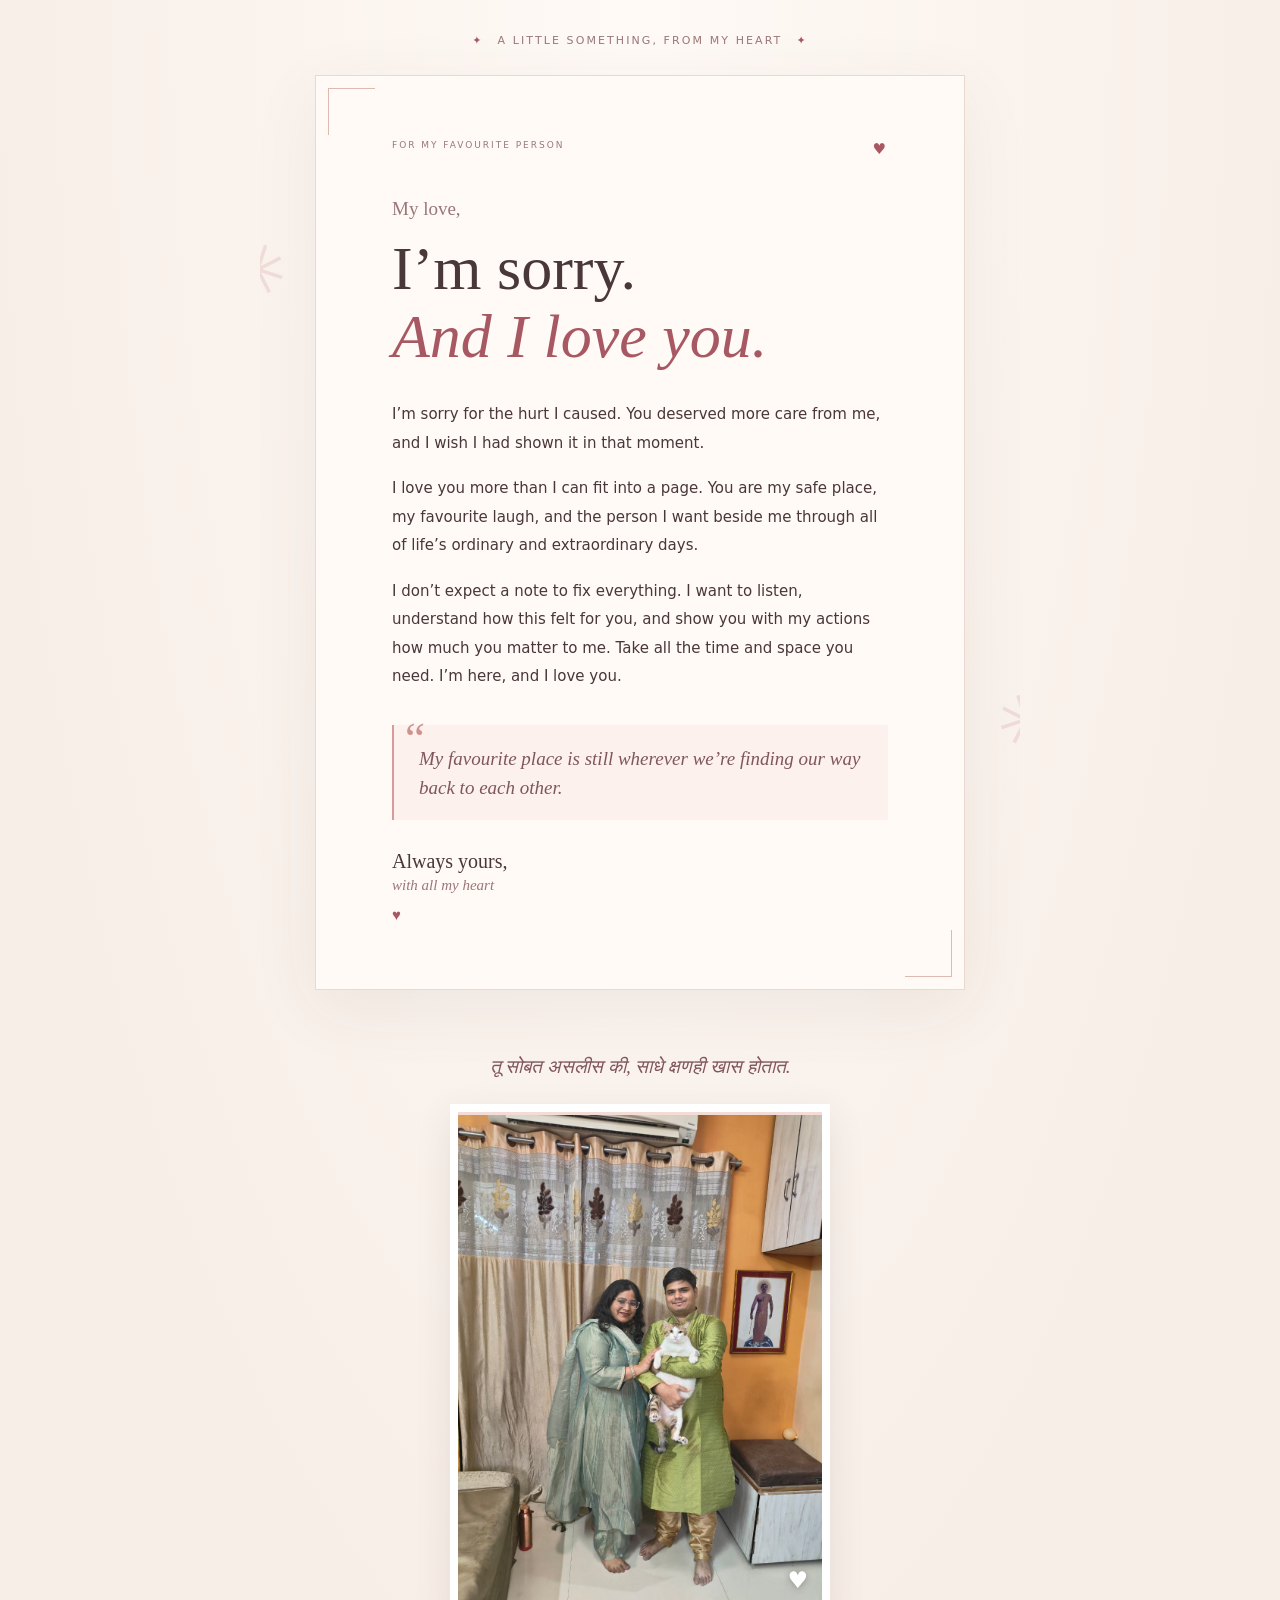
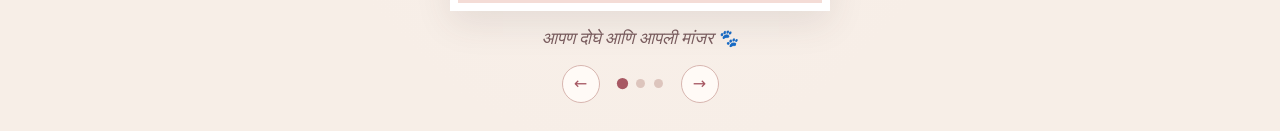
<file: apps/A_Letter_For_You/index.html>
<!doctype html>
<html lang="en">
  <head>
    <meta charset="UTF-8" />
    <meta name="viewport" content="width=device-width, initial-scale=1" />
    <meta name="theme-color" content="#f7eee7" />
    <meta name="description" content="A little note, written with love and a sincere apology." />
    <title>A letter for you, my love</title>
    <link rel="stylesheet" href="./style.css" />
  </head>
  <body>
    <main class="page">
      <div class="petals petals-one" aria-hidden="true">✳</div>
      <div class="petals petals-two" aria-hidden="true">✳</div>
      <header class="masthead">
        <span class="sparkle" aria-hidden="true">✦</span>
        <p>A little something, from my heart</p>
        <span class="sparkle" aria-hidden="true">✦</span>
      </header>

      <section class="letter" aria-labelledby="headline">
        <div class="letter-topline"><span>FOR MY FAVOURITE PERSON</span><span aria-hidden="true">♥</span></div>
        <p class="salutation">My love,</p>
        <h1 id="headline">I’m sorry.<br /><em>And I love you.</em></h1>

        <div class="note">
          <p>I’m sorry for the hurt I caused. You deserved more care from me, and I wish I had shown it in that moment.</p>
          <p>I love you more than I can fit into a page. You are my safe place, my favourite laugh, and the person I want beside me through all of life’s ordinary and extraordinary days.</p>
          <p>I don’t expect a note to fix everything. I want to listen, understand how this felt for you, and show you with my actions how much you matter to me. Take all the time and space you need. I’m here, and I love you.</p>
        </div>

        <figure class="quote">
          <span aria-hidden="true">“</span>
          <blockquote>My favourite place is still wherever we’re finding our way back to each other.</blockquote>
        </figure>

        <p class="signoff">Always yours, <span>with all my heart</span> <b aria-hidden="true">♥</b></p>
      </section>

      <section class="memories" aria-labelledby="memories-title">
        <p class="marathi-quote" lang="mr">तू सोबत असलीस की, साधे क्षणही खास होतात.</p>

        <div class="slideshow" aria-roledescription="carousel" aria-label="आपल्या आठवणी">
          <div class="photo-frame">
            <img id="memory-image" src="./resources/memory-1.jpg" alt="आपण दोघे आणि आपली मांजर" />
            <span class="photo-heart" aria-hidden="true">♥</span>
          </div>
          <p id="memory-caption" class="photo-caption" aria-live="polite">आपला एक खास क्षण</p>
          <div class="slide-controls">
            <button id="previous" class="arrow" type="button" aria-label="मागचा फोटो">←</button>
            <div id="slide-dots" class="dots" aria-label="फोटो निवडा"></div>
            <button id="next" class="arrow" type="button" aria-label="पुढचा फोटो">→</button>
          </div>
          <p id="slide-status" class="sr-only" aria-live="polite"></p>
        </div>
      </section>
    </main>
    <script src="./script.js"></script>
  </body>
</html>
</file>
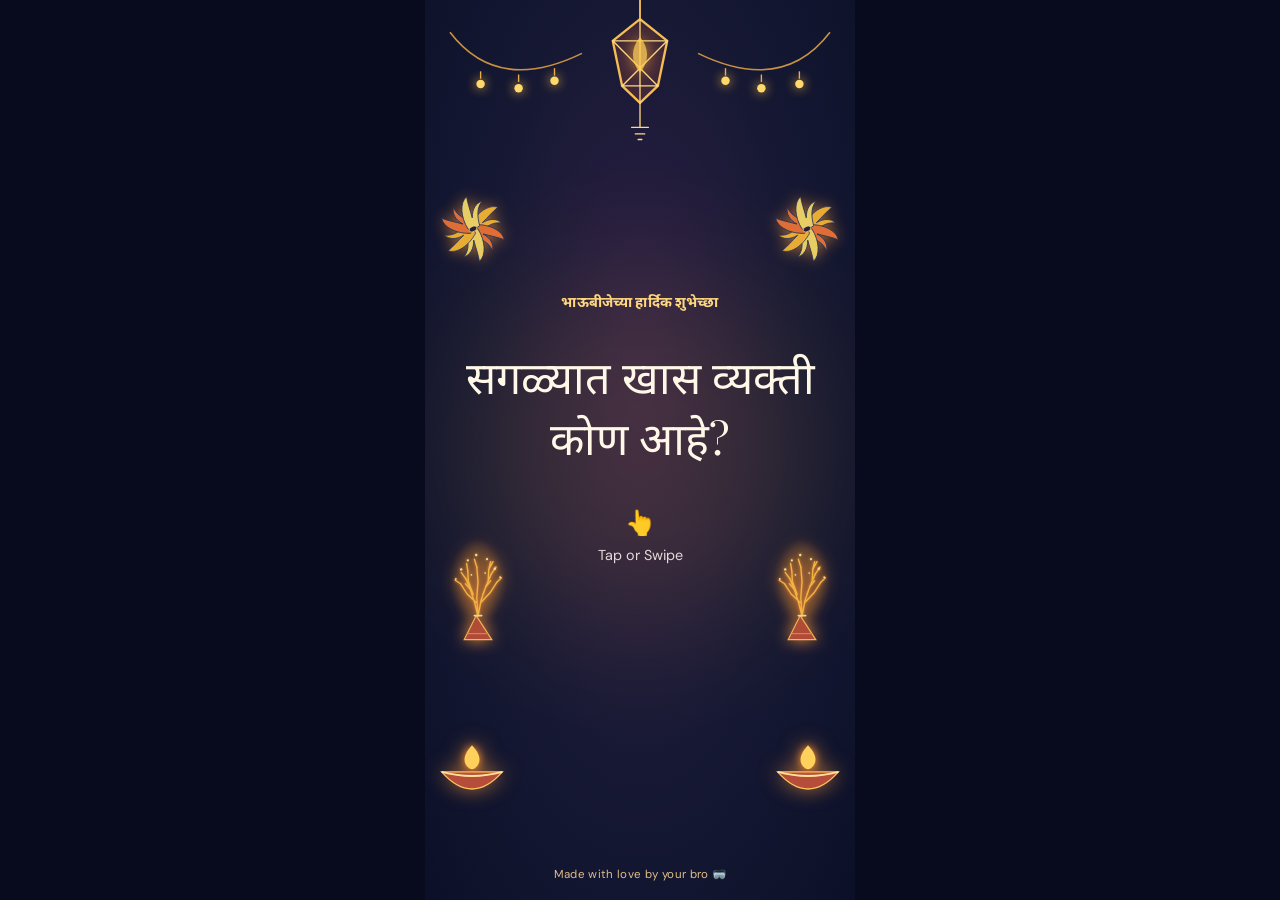
<file: apps/Bhaubij_2026/index.html>
<!doctype html>
<html lang="mr">
  <head>
    <meta charset="UTF-8" />
    <meta name="viewport" content="width=device-width, initial-scale=1" />
    <meta name="theme-color" content="#54132f" />
    <title>भाऊबीजेच्या हार्दिक शुभेच्छा</title>
    <link rel="stylesheet" href="./style.css" />
  </head>
  <body>
    <main id="scene" class="scene" aria-live="polite">
      <div class="glow" aria-hidden="true"></div>
      <div class="festival-art" aria-hidden="true">
        <svg class="decor kandil" viewBox="0 0 100 180"><path class="string" d="M50 0v20"/><path class="frame" d="M50 20 79 43 69 91 50 109 31 91 21 43z"/><path class="rib" d="m21 43 58 0M31 91h38M50 20v89M21 43l48 48M79 43 31 91"/><path class="tassel" d="M50 109v26m-9 0h18m-14 7h10m-7 6h4"/><path class="lamp-glow" d="M50 39c-10 12-10 26 0 38 10-12 10-26 0-38z"/></svg>
        <svg class="decor light-garland" viewBox="0 0 360 72"><path class="garland-wire" d="M0 5 Q45 64 125 25M235 25 Q315 64 360 5"/><g class="bulb bulb-a"><path d="M29 42v7"/><circle cx="29" cy="54" r="4"/></g><g class="bulb bulb-b"><path d="M65 45v7"/><circle cx="65" cy="58" r="4"/></g><g class="bulb bulb-c"><path d="M99 39v7"/><circle cx="99" cy="51" r="4"/></g><g class="bulb bulb-d"><path d="M261 39v7"/><circle cx="261" cy="51" r="4"/></g><g class="bulb bulb-e"><path d="M295 45v7"/><circle cx="295" cy="58" r="4"/></g><g class="bulb bulb-f"><path d="M331 42v7"/><circle cx="331" cy="54" r="4"/></g></svg>
        <svg class="decor diya diya-left" viewBox="0 0 120 90"><path class="diya-bowl" d="M12 48q48 54 96 0z"/><path class="flame" d="M60 6C38 29 52 42 60 44 68 42 82 29 60 6z"/><path class="diya-rim" d="M12 48q48 13 96 0"/></svg>
        <svg class="decor diya diya-right" viewBox="0 0 120 90"><path class="diya-bowl" d="M12 48q48 54 96 0z"/><path class="flame" d="M60 6C38 29 52 42 60 44 68 42 82 29 60 6z"/><path class="diya-rim" d="M12 48q48 13 96 0"/></svg>
        <svg class="decor chakri chakri-left" viewBox="0 0 120 120"><g class="wheel"><path class="blade blade-a" d="M55 52C68 27 92 12 108 18 99 25 89 37 78 48c15-9 28-8 37 0-17-2-31 8-43 20-8-3-14-8-17-16z"/><path class="blade blade-b" transform="rotate(60 60 60)" d="M55 52C68 27 92 12 108 18 99 25 89 37 78 48c15-9 28-8 37 0-17-2-31 8-43 20-8-3-14-8-17-16z"/><path class="blade blade-c" transform="rotate(120 60 60)" d="M55 52C68 27 92 12 108 18 99 25 89 37 78 48c15-9 28-8 37 0-17-2-31 8-43 20-8-3-14-8-17-16z"/><path class="blade blade-d" transform="rotate(180 60 60)" d="M55 52C68 27 92 12 108 18 99 25 89 37 78 48c15-9 28-8 37 0-17-2-31 8-43 20-8-3-14-8-17-16z"/><path class="blade blade-e" transform="rotate(240 60 60)" d="M55 52C68 27 92 12 108 18 99 25 89 37 78 48c15-9 28-8 37 0-17-2-31 8-43 20-8-3-14-8-17-16z"/><path class="blade blade-f" transform="rotate(300 60 60)" d="M55 52C68 27 92 12 108 18 99 25 89 37 78 48c15-9 28-8 37 0-17-2-31 8-43 20-8-3-14-8-17-16z"/></g><ellipse class="chakri-hole" cx="60" cy="60" rx="8" ry="5" transform="rotate(-25 60 60)"/></svg>
        <svg class="decor chakri chakri-right" viewBox="0 0 120 120"><g class="wheel"><path class="blade blade-a" d="M55 52C68 27 92 12 108 18 99 25 89 37 78 48c15-9 28-8 37 0-17-2-31 8-43 20-8-3-14-8-17-16z"/><path class="blade blade-b" transform="rotate(60 60 60)" d="M55 52C68 27 92 12 108 18 99 25 89 37 78 48c15-9 28-8 37 0-17-2-31 8-43 20-8-3-14-8-17-16z"/><path class="blade blade-c" transform="rotate(120 60 60)" d="M55 52C68 27 92 12 108 18 99 25 89 37 78 48c15-9 28-8 37 0-17-2-31 8-43 20-8-3-14-8-17-16z"/><path class="blade blade-d" transform="rotate(180 60 60)" d="M55 52C68 27 92 12 108 18 99 25 89 37 78 48c15-9 28-8 37 0-17-2-31 8-43 20-8-3-14-8-17-16z"/><path class="blade blade-e" transform="rotate(240 60 60)" d="M55 52C68 27 92 12 108 18 99 25 89 37 78 48c15-9 28-8 37 0-17-2-31 8-43 20-8-3-14-8-17-16z"/><path class="blade blade-f" transform="rotate(300 60 60)" d="M55 52C68 27 92 12 108 18 99 25 89 37 78 48c15-9 28-8 37 0-17-2-31 8-43 20-8-3-14-8-17-16z"/></g><ellipse class="chakri-hole" cx="60" cy="60" rx="8" ry="5" transform="rotate(-25 60 60)"/></svg>
        <svg class="decor anar anar-left" viewBox="0 0 120 180"><ellipse class="fountain-glow" cx="60" cy="69" rx="37" ry="63"/><g class="fountain-sparks"><path d="M60 127 54 103 47 82 40 65M60 127 65 101 73 78 82 57M60 127 58 96 60 69 58 45M57 104 42 90 31 73M64 105 80 88 91 71M52 91 44 69 43 52M68 91 77 68 78 49"/><path d="m40 65-8-11m50 3 8-12M58 45l-4-13m24 17 7-13M43 52l-2-13m37 10 3-13M31 73l-9-6m69 4 8-8M47 82l-8-9m34 5 8-10"/></g><g class="fountain-dots"><circle cx="32" cy="49" r="2"/><circle cx="43" cy="34" r="1.8"/><circle cx="57" cy="25" r="2"/><circle cx="75" cy="32" r="1.8"/><circle cx="88" cy="48" r="2"/><circle cx="23" cy="65" r="1.5"/><circle cx="97" cy="62" r="1.5"/><circle cx="49" cy="58" r="1.4"/><circle cx="72" cy="55" r="1.4"/></g><path class="fountain-base" d="M57 126 83 166H37z"/><path class="base-rim" d="M54 126h12"/><path class="base-band" d="m43 156 34 0"/></svg>
        <svg class="decor anar anar-right" viewBox="0 0 120 180"><ellipse class="fountain-glow" cx="60" cy="69" rx="37" ry="63"/><g class="fountain-sparks"><path d="M60 127 54 103 47 82 40 65M60 127 65 101 73 78 82 57M60 127 58 96 60 69 58 45M57 104 42 90 31 73M64 105 80 88 91 71M52 91 44 69 43 52M68 91 77 68 78 49"/><path d="m40 65-8-11m50 3 8-12M58 45l-4-13m24 17 7-13M43 52l-2-13m37 10 3-13M31 73l-9-6m69 4 8-8M47 82l-8-9m34 5 8-10"/></g><g class="fountain-dots"><circle cx="32" cy="49" r="2"/><circle cx="43" cy="34" r="1.8"/><circle cx="57" cy="25" r="2"/><circle cx="75" cy="32" r="1.8"/><circle cx="88" cy="48" r="2"/><circle cx="23" cy="65" r="1.5"/><circle cx="97" cy="62" r="1.5"/><circle cx="49" cy="58" r="1.4"/><circle cx="72" cy="55" r="1.4"/></g><path class="fountain-base" d="M57 126 83 166H37z"/><path class="base-rim" d="M54 126h12"/><path class="base-band" d="m43 156 34 0"/></svg>
        <svg class="decor rocket rocket-up-right" viewBox="0 0 180 72"><path class="rocket-stick" d="M7 34h58v5H7z"/><path class="stick-stripes" d="m14 34 5 5m7-5 5 5m7-5 5 5m7-5 5 5m7-5 5 5"/><path class="rocket-fuse" d="M59 34c-10-10-14 4-7 7 5 2 8-2 4-5"/><path class="rocket-body" d="M59 23q-5 0-5 5v15q0 5 5 5h57V23z"/><path class="rocket-stripe" d="M69 23h10v25H69zM89 23h10v25H89zM109 23h7v25h-7z"/><path class="rocket-nose" d="M116 20 163 35.5 116 51z"/><path class="rocket-fin" d="m59 23-8-8 3 14m5 19-8 8 3-14"/><path class="rocket-flame" d="M54 28 43 35.5 54 43z"/></svg>
        <svg class="decor rocket rocket-up-left" viewBox="0 0 180 72"><path class="rocket-stick" d="M7 34h58v5H7z"/><path class="stick-stripes" d="m14 34 5 5m7-5 5 5m7-5 5 5m7-5 5 5m7-5 5 5"/><path class="rocket-fuse" d="M59 34c-10-10-14 4-7 7 5 2 8-2 4-5"/><path class="rocket-body" d="M59 23q-5 0-5 5v15q0 5 5 5h57V23z"/><path class="rocket-stripe" d="M69 23h10v25H69zM89 23h10v25H89zM109 23h7v25h-7z"/><path class="rocket-nose" d="M116 20 163 35.5 116 51z"/><path class="rocket-fin" d="m59 23-8-8 3 14m5 19-8 8 3-14"/><path class="rocket-flame" d="M54 28 43 35.5 54 43z"/></svg>
        <svg class="decor rocket-burst rocket-burst-left" viewBox="0 0 120 120"><g class="burst-rays"><path d="M60 8v24m0 56v24M8 60h24m56 0h24M23 23l17 17m40 40 17 17m0-74L80 40M40 80 23 97M60 36l-6-12m12 12 7-12M36 60l-12-6m12 12-12 7m60-13 12-6m-12 12 12 7M60 84l-6 12m12-12 7 12"/></g><g class="burst-dots"><circle cx="39" cy="18" r="2"/><circle cx="82" cy="22" r="2.5"/><circle cx="101" cy="43" r="2"/><circle cx="91" cy="89" r="2.5"/><circle cx="54" cy="104" r="2"/><circle cx="18" cy="78" r="2.5"/><circle cx="27" cy="43" r="1.8"/></g></svg>
        <svg class="decor rocket-burst rocket-burst-right" viewBox="0 0 120 120"><g class="burst-rays"><path d="M60 8v24m0 56v24M8 60h24m56 0h24M23 23l17 17m40 40 17 17m0-74L80 40M40 80 23 97M60 36l-6-12m12 12 7-12M36 60l-12-6m12 12-12 7m60-13 12-6m-12 12 12 7M60 84l-6 12m12-12 7 12"/></g><g class="burst-dots"><circle cx="39" cy="18" r="2"/><circle cx="82" cy="22" r="2.5"/><circle cx="101" cy="43" r="2"/><circle cx="91" cy="89" r="2.5"/><circle cx="54" cy="104" r="2"/><circle cx="18" cy="78" r="2.5"/><circle cx="27" cy="43" r="1.8"/></g></svg>
      </div>
      <section id="intro" class="card">
        <p class="eyebrow greeting">भाऊबीजेच्या हार्दिक शुभेच्छा</p>
        <button id="reveal" class="question" type="button">
          सगळ्यात खास व्यक्ती कोण आहे?
        </button>
        <p class="hint"><span class="swipe-icon" aria-hidden="true">👆</span><span>Tap or Swipe</span></p>
      </section>

      <section id="portrait" class="card portrait hidden" aria-label="A special photo">
        <p class="eyebrow sister-reveal"><span>आईनंतर आईचं प्रेम देणारी</span><span>दुसरी आई म्हणजे…</span></p>
        <!-- Replace this placeholder with your photo and update the src. -->
        <div class="photo-frame">
          <img id="portrait-photo" src="./resources/photo-placeholder.svg" alt="माझ्या आवडत्या व्यक्तीचा फोटो" />
        </div>
        <p class="caption sister-answer">बहीणच! 💛</p>
      </section>

      <section id="gift" class="card hidden">
        <p class="eyebrow">आणखी एक छोटीशी गोष्ट</p>
        <h1>तुझ्यासाठी एक छोटीशी भेट 💝</h1>
        <a id="gift-card-link" class="gift-link" href="https://www.amazon.in/gift-card-store" target="_blank" rel="noopener noreferrer">Click to Open <span aria-hidden="true">↗</span></a>
      </section>
      <p class="footer">Made with love by your bro 🥽</p>
    </main>
    <script src="./script.js"></script>
  </body>
</html>
</file>
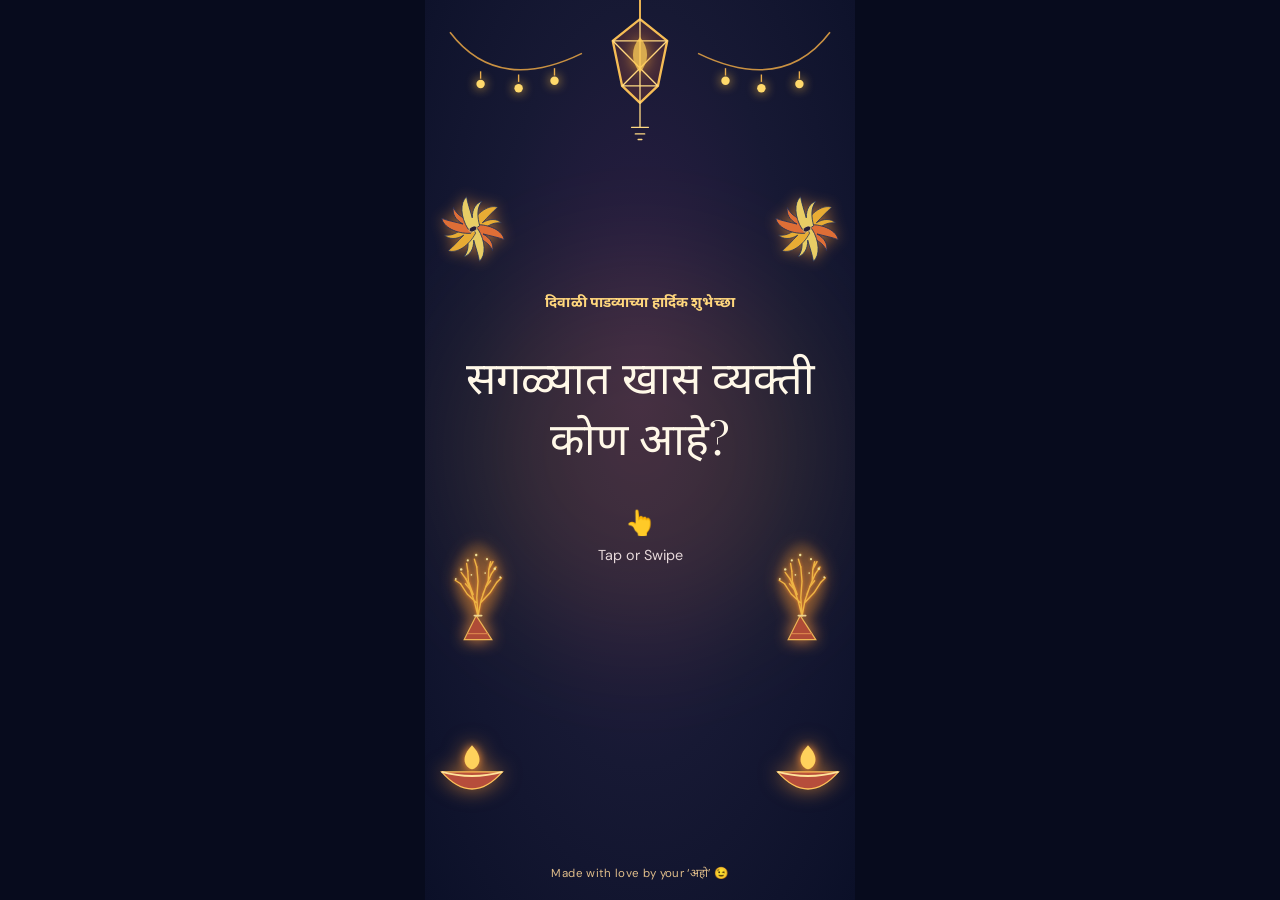
<file: apps/Diwali_Padva_2026/index.html>
<!doctype html>
<html lang="mr">
  <head>
    <meta charset="UTF-8" />
    <meta name="viewport" content="width=device-width, initial-scale=1" />
    <meta name="theme-color" content="#54132f" />
    <title>दिवाळी पाडव्याच्या हार्दिक शुभेच्छा</title>
    <link rel="stylesheet" href="./style.css" />
  </head>
  <body>
    <main id="scene" class="scene" aria-live="polite">
      <div class="glow" aria-hidden="true"></div>
      <div class="festival-art" aria-hidden="true">
        <svg class="decor kandil" viewBox="0 0 100 180"><path class="string" d="M50 0v20"/><path class="frame" d="M50 20 79 43 69 91 50 109 31 91 21 43z"/><path class="rib" d="m21 43 58 0M31 91h38M50 20v89M21 43l48 48M79 43 31 91"/><path class="tassel" d="M50 109v26m-9 0h18m-14 7h10m-7 6h4"/><path class="lamp-glow" d="M50 39c-10 12-10 26 0 38 10-12 10-26 0-38z"/></svg>
        <svg class="decor light-garland" viewBox="0 0 360 72"><path class="garland-wire" d="M0 5 Q45 64 125 25M235 25 Q315 64 360 5"/><g class="bulb bulb-a"><path d="M29 42v7"/><circle cx="29" cy="54" r="4"/></g><g class="bulb bulb-b"><path d="M65 45v7"/><circle cx="65" cy="58" r="4"/></g><g class="bulb bulb-c"><path d="M99 39v7"/><circle cx="99" cy="51" r="4"/></g><g class="bulb bulb-d"><path d="M261 39v7"/><circle cx="261" cy="51" r="4"/></g><g class="bulb bulb-e"><path d="M295 45v7"/><circle cx="295" cy="58" r="4"/></g><g class="bulb bulb-f"><path d="M331 42v7"/><circle cx="331" cy="54" r="4"/></g></svg>
        <svg class="decor diya diya-left" viewBox="0 0 120 90"><path class="diya-bowl" d="M12 48q48 54 96 0z"/><path class="flame" d="M60 6C38 29 52 42 60 44 68 42 82 29 60 6z"/><path class="diya-rim" d="M12 48q48 13 96 0"/></svg>
        <svg class="decor diya diya-right" viewBox="0 0 120 90"><path class="diya-bowl" d="M12 48q48 54 96 0z"/><path class="flame" d="M60 6C38 29 52 42 60 44 68 42 82 29 60 6z"/><path class="diya-rim" d="M12 48q48 13 96 0"/></svg>
        <svg class="decor chakri chakri-left" viewBox="0 0 120 120"><g class="wheel"><path class="blade blade-a" d="M55 52C68 27 92 12 108 18 99 25 89 37 78 48c15-9 28-8 37 0-17-2-31 8-43 20-8-3-14-8-17-16z"/><path class="blade blade-b" transform="rotate(60 60 60)" d="M55 52C68 27 92 12 108 18 99 25 89 37 78 48c15-9 28-8 37 0-17-2-31 8-43 20-8-3-14-8-17-16z"/><path class="blade blade-c" transform="rotate(120 60 60)" d="M55 52C68 27 92 12 108 18 99 25 89 37 78 48c15-9 28-8 37 0-17-2-31 8-43 20-8-3-14-8-17-16z"/><path class="blade blade-d" transform="rotate(180 60 60)" d="M55 52C68 27 92 12 108 18 99 25 89 37 78 48c15-9 28-8 37 0-17-2-31 8-43 20-8-3-14-8-17-16z"/><path class="blade blade-e" transform="rotate(240 60 60)" d="M55 52C68 27 92 12 108 18 99 25 89 37 78 48c15-9 28-8 37 0-17-2-31 8-43 20-8-3-14-8-17-16z"/><path class="blade blade-f" transform="rotate(300 60 60)" d="M55 52C68 27 92 12 108 18 99 25 89 37 78 48c15-9 28-8 37 0-17-2-31 8-43 20-8-3-14-8-17-16z"/></g><ellipse class="chakri-hole" cx="60" cy="60" rx="8" ry="5" transform="rotate(-25 60 60)"/></svg>
        <svg class="decor chakri chakri-right" viewBox="0 0 120 120"><g class="wheel"><path class="blade blade-a" d="M55 52C68 27 92 12 108 18 99 25 89 37 78 48c15-9 28-8 37 0-17-2-31 8-43 20-8-3-14-8-17-16z"/><path class="blade blade-b" transform="rotate(60 60 60)" d="M55 52C68 27 92 12 108 18 99 25 89 37 78 48c15-9 28-8 37 0-17-2-31 8-43 20-8-3-14-8-17-16z"/><path class="blade blade-c" transform="rotate(120 60 60)" d="M55 52C68 27 92 12 108 18 99 25 89 37 78 48c15-9 28-8 37 0-17-2-31 8-43 20-8-3-14-8-17-16z"/><path class="blade blade-d" transform="rotate(180 60 60)" d="M55 52C68 27 92 12 108 18 99 25 89 37 78 48c15-9 28-8 37 0-17-2-31 8-43 20-8-3-14-8-17-16z"/><path class="blade blade-e" transform="rotate(240 60 60)" d="M55 52C68 27 92 12 108 18 99 25 89 37 78 48c15-9 28-8 37 0-17-2-31 8-43 20-8-3-14-8-17-16z"/><path class="blade blade-f" transform="rotate(300 60 60)" d="M55 52C68 27 92 12 108 18 99 25 89 37 78 48c15-9 28-8 37 0-17-2-31 8-43 20-8-3-14-8-17-16z"/></g><ellipse class="chakri-hole" cx="60" cy="60" rx="8" ry="5" transform="rotate(-25 60 60)"/></svg>
        <svg class="decor anar anar-left" viewBox="0 0 120 180"><ellipse class="fountain-glow" cx="60" cy="69" rx="37" ry="63"/><g class="fountain-sparks"><path d="M60 127 54 103 47 82 40 65M60 127 65 101 73 78 82 57M60 127 58 96 60 69 58 45M57 104 42 90 31 73M64 105 80 88 91 71M52 91 44 69 43 52M68 91 77 68 78 49"/><path d="m40 65-8-11m50 3 8-12M58 45l-4-13m24 17 7-13M43 52l-2-13m37 10 3-13M31 73l-9-6m69 4 8-8M47 82l-8-9m34 5 8-10"/></g><g class="fountain-dots"><circle cx="32" cy="49" r="2"/><circle cx="43" cy="34" r="1.8"/><circle cx="57" cy="25" r="2"/><circle cx="75" cy="32" r="1.8"/><circle cx="88" cy="48" r="2"/><circle cx="23" cy="65" r="1.5"/><circle cx="97" cy="62" r="1.5"/><circle cx="49" cy="58" r="1.4"/><circle cx="72" cy="55" r="1.4"/></g><path class="fountain-base" d="M57 126 83 166H37z"/><path class="base-rim" d="M54 126h12"/><path class="base-band" d="m43 156 34 0"/></svg>
        <svg class="decor anar anar-right" viewBox="0 0 120 180"><ellipse class="fountain-glow" cx="60" cy="69" rx="37" ry="63"/><g class="fountain-sparks"><path d="M60 127 54 103 47 82 40 65M60 127 65 101 73 78 82 57M60 127 58 96 60 69 58 45M57 104 42 90 31 73M64 105 80 88 91 71M52 91 44 69 43 52M68 91 77 68 78 49"/><path d="m40 65-8-11m50 3 8-12M58 45l-4-13m24 17 7-13M43 52l-2-13m37 10 3-13M31 73l-9-6m69 4 8-8M47 82l-8-9m34 5 8-10"/></g><g class="fountain-dots"><circle cx="32" cy="49" r="2"/><circle cx="43" cy="34" r="1.8"/><circle cx="57" cy="25" r="2"/><circle cx="75" cy="32" r="1.8"/><circle cx="88" cy="48" r="2"/><circle cx="23" cy="65" r="1.5"/><circle cx="97" cy="62" r="1.5"/><circle cx="49" cy="58" r="1.4"/><circle cx="72" cy="55" r="1.4"/></g><path class="fountain-base" d="M57 126 83 166H37z"/><path class="base-rim" d="M54 126h12"/><path class="base-band" d="m43 156 34 0"/></svg>
        <svg class="decor rocket rocket-up-right" viewBox="0 0 180 72"><path class="rocket-stick" d="M7 34h58v5H7z"/><path class="stick-stripes" d="m14 34 5 5m7-5 5 5m7-5 5 5m7-5 5 5m7-5 5 5"/><path class="rocket-fuse" d="M59 34c-10-10-14 4-7 7 5 2 8-2 4-5"/><path class="rocket-body" d="M59 23q-5 0-5 5v15q0 5 5 5h57V23z"/><path class="rocket-stripe" d="M69 23h10v25H69zM89 23h10v25H89zM109 23h7v25h-7z"/><path class="rocket-nose" d="M116 20 163 35.5 116 51z"/><path class="rocket-fin" d="m59 23-8-8 3 14m5 19-8 8 3-14"/><path class="rocket-flame" d="M54 28 43 35.5 54 43z"/></svg>
        <svg class="decor rocket rocket-up-left" viewBox="0 0 180 72"><path class="rocket-stick" d="M7 34h58v5H7z"/><path class="stick-stripes" d="m14 34 5 5m7-5 5 5m7-5 5 5m7-5 5 5m7-5 5 5"/><path class="rocket-fuse" d="M59 34c-10-10-14 4-7 7 5 2 8-2 4-5"/><path class="rocket-body" d="M59 23q-5 0-5 5v15q0 5 5 5h57V23z"/><path class="rocket-stripe" d="M69 23h10v25H69zM89 23h10v25H89zM109 23h7v25h-7z"/><path class="rocket-nose" d="M116 20 163 35.5 116 51z"/><path class="rocket-fin" d="m59 23-8-8 3 14m5 19-8 8 3-14"/><path class="rocket-flame" d="M54 28 43 35.5 54 43z"/></svg>
        <svg class="decor rocket-burst rocket-burst-left" viewBox="0 0 120 120"><g class="burst-rays"><path d="M60 8v24m0 56v24M8 60h24m56 0h24M23 23l17 17m40 40 17 17m0-74L80 40M40 80 23 97M60 36l-6-12m12 12 7-12M36 60l-12-6m12 12-12 7m60-13 12-6m-12 12 12 7M60 84l-6 12m12-12 7 12"/></g><g class="burst-dots"><circle cx="39" cy="18" r="2"/><circle cx="82" cy="22" r="2.5"/><circle cx="101" cy="43" r="2"/><circle cx="91" cy="89" r="2.5"/><circle cx="54" cy="104" r="2"/><circle cx="18" cy="78" r="2.5"/><circle cx="27" cy="43" r="1.8"/></g></svg>
        <svg class="decor rocket-burst rocket-burst-right" viewBox="0 0 120 120"><g class="burst-rays"><path d="M60 8v24m0 56v24M8 60h24m56 0h24M23 23l17 17m40 40 17 17m0-74L80 40M40 80 23 97M60 36l-6-12m12 12 7-12M36 60l-12-6m12 12-12 7m60-13 12-6m-12 12 12 7M60 84l-6 12m12-12 7 12"/></g><g class="burst-dots"><circle cx="39" cy="18" r="2"/><circle cx="82" cy="22" r="2.5"/><circle cx="101" cy="43" r="2"/><circle cx="91" cy="89" r="2.5"/><circle cx="54" cy="104" r="2"/><circle cx="18" cy="78" r="2.5"/><circle cx="27" cy="43" r="1.8"/></g></svg>
      </div>
      <section id="intro" class="card">
        <p class="eyebrow greeting">दिवाळी पाडव्याच्या हार्दिक शुभेच्छा</p>
        <button id="reveal" class="question" type="button">
          सगळ्यात खास व्यक्ती कोण आहे?
        </button>
        <p class="hint"><span class="swipe-icon" aria-hidden="true">👆</span><span>Tap or Swipe</span></p>
      </section>

      <section id="portrait" class="card portrait hidden" aria-label="A special photo">
        <p class="eyebrow">उत्तर तर तुला आधीच माहीत आहे ✨</p>
        <!-- Replace this placeholder with your photo and update the src. -->
        <div class="photo-frame">
          <img id="portrait-photo" src="./resources/photo-placeholder.svg" alt="माझ्या आवडत्या व्यक्तीचा फोटो" />
        </div>
        <p class="caption">ती व्यक्ती म्हणजे तूच! 💛</p>
      </section>

      <section id="gift" class="card hidden">
        <p class="eyebrow">आणखी एक छोटीशी गोष्ट</p>
        <h1>तुझ्यासाठी एक छोटीशी भेट 💝</h1>
        <a id="gift-card-link" class="gift-link" href="https://www.amazon.in/gift-card-store" target="_blank" rel="noopener noreferrer">Click to Open <span aria-hidden="true">↗</span></a>
      </section>
      <p class="footer">Made with love by your ‘अहो’ 😉</p>
    </main>
    <script src="./script.js"></script>
  </body>
</html>
</file>
<file: apps/A_Letter_For_You/style.css>
:root {
  color-scheme: light;
  --ink: #49373a;
  --muted: #9a7778;
  --rose: #a75863;
  --paper: #fffaf5;
  --cream: #f7eee7;
}

* { box-sizing: border-box; }
body {
  margin: 0;
  background: radial-gradient(ellipse at 50% 0%, #fffaf6 0, var(--cream) 72%);
  color: var(--ink);
  font-family: system-ui, -apple-system, BlinkMacSystemFont, 'Segoe UI', sans-serif;
}
button { font: inherit; }
.page { position: relative; width: min(100% - 28px, 760px); margin: auto; padding: 34px 0 28px; overflow: hidden; }
.masthead { display: flex; align-items: center; justify-content: center; gap: 14px; color: var(--muted); font-size: 11px; letter-spacing: .19em; text-transform: uppercase; }
.masthead p { margin: 0; }
.sparkle { color: var(--rose); }
.letter { position: relative; margin: 28px auto 62px; padding: clamp(30px, 8vw, 64px) clamp(24px, 8vw, 76px); max-width: 650px; background: var(--paper); border: 1px solid #ead9d0; box-shadow: 0 18px 65px #59363c12; }
.letter::before, .letter::after { position: absolute; content: ''; width: 46px; height: 46px; border-color: #d6a9a2; border-style: solid; opacity: .8; }
.letter::before { top: 12px; left: 12px; border-width: 1px 0 0 1px; }
.letter::after { right: 12px; bottom: 12px; border-width: 0 1px 1px 0; }
.letter-topline { display: flex; justify-content: space-between; color: var(--muted); font-size: 9px; letter-spacing: .22em; }
.letter-topline span:last-child { color: var(--rose); font-size: 15px; }
.salutation { margin: 40px 0 15px; color: var(--muted); font-family: Georgia, 'Times New Roman', serif; font-size: 19px; }
h1, h2, blockquote { font-family: Georgia, 'Times New Roman', serif; font-weight: 500; }
h1 { margin: 0; font-size: clamp(38px, 8vw, 62px); line-height: 1.09; }
h1 em { color: var(--rose); }
.note { margin-top: 30px; font-size: 15px; line-height: 1.9; }
.note p { margin: 0 0 17px; }
.quote { position: relative; margin: 34px 0 28px; padding: 19px 20px 17px 25px; border-left: 2px solid #d99a9b; background: #fcf1ec; }
.quote > span { position: absolute; top: -13px; left: 11px; color: #cf9291; font-family: Georgia, serif; font-size: 45px; }
blockquote { margin: 0; color: #80565b; font-size: 19px; font-style: italic; line-height: 1.55; }
.signoff { margin: 30px 0 0; font-family: Georgia, 'Times New Roman', serif; font-size: 20px; }
.signoff span { display: block; margin-top: 4px; color: var(--muted); font-size: 15px; font-style: italic; }
.signoff b { display: inline-block; margin-top: 12px; color: var(--rose); font-family: sans-serif; font-size: 15px; }
.memories { text-align: center; }
.section-kicker { margin: 0 0 9px; color: var(--rose); font-size: 10px; letter-spacing: .24em; }
h2 { margin: 0; font-size: clamp(27px, 6vw, 37px); }
.memories-intro { margin: 11px 0 25px; color: var(--muted); font-size: 14px; }
.marathi-quote { margin: 0 auto 22px; color: #80565b; font-family: Georgia, 'Times New Roman', serif; font-size: 19px; font-style: italic; line-height: 1.6; }
.slideshow { width: min(100%, 380px); margin: auto; }
.photo-frame { position: relative; aspect-ratio: 3 / 4; padding: 8px; background: #fff; box-shadow: 0 12px 34px #49373a1b; }
.photo-frame img { display: block; width: 100%; height: 100%; object-fit: contain; background: #f4dcd6; }
.photo-heart { position: absolute; right: 22px; bottom: 18px; color: #fff; font-size: 23px; text-shadow: 0 1px 7px #49373a66; }
.photo-caption { min-height: 24px; margin: 17px 0 13px; color: #795c5e; font-family: Georgia, 'Times New Roman', serif; font-size: 17px; font-style: italic; }
.slide-controls { display: flex; align-items: center; justify-content: center; gap: 18px; }
.arrow { width: 38px; height: 38px; border: 1px solid #d8b6b0; border-radius: 50%; background: #fffaf6; color: var(--rose); cursor: pointer; transition: background .2s, transform .2s; }
.arrow:hover { background: #f6e4de; transform: scale(1.05); }
.arrow:focus-visible, .dot:focus-visible { outline: 3px solid #86535e; outline-offset: 3px; }
.dots { display: flex; align-items: center; gap: 9px; }
.dot { width: 9px; height: 9px; padding: 0; border: 0; border-radius: 50%; background: #ddc5bd; cursor: pointer; }
.dot[aria-current='true'] { background: var(--rose); transform: scale(1.25); }
.placeholder-note { margin: 17px 0 0; color: var(--muted); font-size: 12px; }
footer { margin-top: 64px; color: var(--muted); text-align: center; font-family: Georgia, 'Times New Roman', serif; font-size: 14px; font-style: italic; }
footer span { color: var(--rose); }
.petals { position: absolute; z-index: -1; color: #d9a5a1; opacity: .28; font-size: 70px; }
.petals-one { top: 230px; left: -32px; transform: rotate(18deg); }
.petals-two { top: 680px; right: -36px; transform: rotate(-18deg); }
.sr-only { position: absolute; width: 1px; height: 1px; overflow: hidden; clip: rect(0, 0, 0, 0); white-space: nowrap; clip-path: inset(50%); }

@media (max-width: 520px) {
  .page { width: min(100% - 20px, 760px); padding-top: 25px; }
  .masthead { gap: 8px; font-size: 9px; letter-spacing: .14em; }
  .letter { margin: 22px auto 48px; }
  .note { font-size: 14px; }
  .quote { margin-inline: -5px; }
}
@media (prefers-reduced-motion: reduce) {
  *, *::before, *::after { scroll-behavior: auto !important; transition-duration: .01ms !important; }
}
</file>
<file: apps/Bhaubij_2026/style.css>
@import url('https://fonts.googleapis.com/css2?family=DM+Sans:wght@400;500;600;700&family=Noto+Sans+Devanagari:wght@400;500;600;700&family=Playfair+Display:wght@500;600;700&display=swap');

:root { color-scheme: dark; font-family: 'DM Sans', 'Noto Sans Devanagari', sans-serif; background: #090e26; color: #fff8e8; }
* { box-sizing: border-box; }
body { margin: 0; min-height: 100svh; overflow-x: hidden; background: #070b1d; }
.scene { position: relative; display: grid; place-items: center; width: min(100%, 430px); min-height: 100svh; min-height: 100dvh; margin-inline: auto; padding: max(28px, env(safe-area-inset-top)) 24px max(58px, env(safe-area-inset-bottom)); overflow: hidden; isolation: isolate; touch-action: none; background: radial-gradient(ellipse at 50% 43%, #302047 0%, #171934 52%, #0b1028 100%); }
.glow { position: absolute; z-index: -1; width: 78vw; max-width: 360px; aspect-ratio: 1; border-radius: 50%; background: #ffb326; opacity: .11; filter: blur(65px); animation: breathe 5s ease-in-out infinite alternate; }
.festival-art { position: absolute; z-index: -1; inset: 0; overflow: hidden; pointer-events: none; }
.decor { position: absolute; overflow: visible; }
.kandil { top: 0; left: 50%; width: 94px; height: 170px; transform: translateX(-50%); transform-origin: 50% 0; animation: lantern-sway 4s ease-in-out infinite; }
.kandil .string, .kandil .frame, .kandil .rib, .kandil .tassel { fill: none; stroke: #f6bd55; stroke-width: 2; stroke-linecap: round; stroke-linejoin: round; }
.kandil .frame { fill: #bc543b; fill-opacity: .23; stroke-width: 2.5; }
.kandil .rib, .kandil .tassel { stroke: #ffda83; stroke-width: 1.4; }
.kandil .lamp-glow { fill: #ffcc55; opacity: .8; filter: drop-shadow(0 0 8px #ffae36); animation: flame-flicker 1.3s ease-in-out infinite alternate; }
.light-garland { top: 3%; left: 50%; width: min(100%, 380px); height: 76px; transform: translateX(-50%); overflow: visible; }
.garland-wire { fill: none; stroke: #c99142; stroke-width: 1.5; }
.bulb path { fill: none; stroke: #e9ad4e; stroke-width: 1.3; }
.bulb circle { fill: #ffd96b; filter: drop-shadow(0 0 5px #ffbf3f); animation: bulb-glow 1.2s ease-in-out infinite alternate; }
.bulb-b circle, .bulb-e circle { animation-delay: -.6s; }
.bulb-c circle, .bulb-f circle { animation-delay: -.3s; }
.diya { width: 76px; height: 62px; bottom: 11%; filter: drop-shadow(0 0 10px #ff9b37aa); }
.diya-left { left: 2%; animation: float 3.1s ease-in-out infinite; }
.diya-right { right: 2%; animation: float 3.1s ease-in-out -1.4s infinite; }
.diya-bowl { fill: #b64d3b; stroke: #ffc35a; stroke-width: 2; }
.diya-rim { fill: none; stroke: #ffe39a; stroke-width: 3; }
.flame { fill: #ffd15c; transform-origin: 60px 42px; filter: drop-shadow(0 0 7px #ff9237); animation: flame-flicker .8s ease-in-out infinite alternate; }
.chakri { top: 22%; width: 62px; opacity: .9; filter: drop-shadow(0 0 7px #ff9c37aa); }
.chakri-left { left: 4%; }
.chakri-right { right: 4%; }
.chakri .wheel { transform-origin: 60px 60px; animation: spin 5s linear infinite; }
.blade { stroke: #27345c; stroke-width: 1.5; stroke-linejoin: round; }
.blade-a, .blade-d { fill: #ffbd35; }
.blade-b, .blade-e { fill: #f47837; }
.blade-c, .blade-f { fill: #ffe16b; }
.chakri-hole { fill: #29203b; stroke: #ffe18a; stroke-width: 1.5; }
.spark, .fountain-spark { fill: none; stroke: #ffdf88; stroke-width: 2; stroke-linecap: round; animation: twinkle 1.8s ease-in-out infinite alternate; }
.anar { bottom: 28%; width: 72px; opacity: .92; filter: drop-shadow(0 0 8px #ff953b); }
.anar-left { left: 4%; }
.anar-right { right: 4%; }
.fountain-glow { fill: #ff9f28; opacity: .18; filter: blur(7px); transform-box: fill-box; transform-origin: center; animation: fountain-glow 1s ease-in-out infinite alternate; }
.fountain-base { fill: #bc5037; stroke: #ffc35a; stroke-width: 2; }
.base-rim { fill: none; stroke: #ffe39a; stroke-width: 3; stroke-linecap: round; }
.base-band { fill: none; stroke: #e98a4e; stroke-width: 2; }
.fountain-sparks { fill: none; stroke: #ffc247; stroke-width: 2.3; stroke-linecap: round; stroke-linejoin: round; filter: drop-shadow(0 0 3px #ff8a2c); transform-box: fill-box; transform-origin: center bottom; animation: spark-arc 2.4s ease-out infinite; }
.fountain-spark { fill: none; stroke: #fff0a6; stroke-width: 1.8; stroke-linecap: round; filter: drop-shadow(0 0 3px #ffb333); animation: twinkle .7s ease-in-out infinite alternate; }
.fountain-dots { fill: #fff0a6; filter: drop-shadow(0 0 3px #ffb333); transform-box: fill-box; transform-origin: center bottom; animation: spark-arc 2.4s ease-out -.2s infinite; }
.anar-right .fountain-sparks, .anar-right .fountain-dots { animation-delay: -1.15s; }
.rocket { bottom: 2%; width: 90px; height: 36px; opacity: 0; filter: drop-shadow(0 0 5px #ffb63d); }
.rocket-up-right { left: -15%; animation: rocket-flight-right 4.5s linear infinite; }
.rocket-up-left { right: -15%; animation: rocket-flight-left 4.5s linear infinite; }
.rocket-stick { fill: #b35a43; stroke: #f2c276; stroke-width: .7; }
.stick-stripes { fill: none; stroke: #fff0c8; stroke-width: 2.4; }
.rocket-body { fill: #1386c6; stroke: #17458a; stroke-width: 1.4; }
.rocket-stripe { fill: #fff7dc; }
.rocket-nose { fill: #ef3924; stroke: #a71818; stroke-width: 1.5; stroke-linejoin: round; }
.rocket-fin { fill: #e53024; stroke: #a71818; stroke-width: 1; stroke-linejoin: round; }
.rocket-fuse { fill: none; stroke: #f6d496; stroke-width: 1.7; stroke-linecap: round; }
.rocket-flame { fill: #ff9f30; filter: drop-shadow(0 0 4px #ffe063); }
.rocket-burst { top: 16%; width: 112px; opacity: 0; filter: drop-shadow(0 0 10px #ffbd42); }
.rocket-burst-left { left: 25%; animation: rocket-explosion 4.5s ease-out infinite; }
.rocket-burst-right { left: 75%; animation: rocket-explosion 4.5s ease-out infinite; }
.burst-rays { fill: none; stroke: #ffd34f; stroke-width: 2; stroke-linecap: round; stroke-dasharray: 5 2; }
.burst-dots { fill: #fff0a6; }
.card { position: relative; z-index: 1; width: 100%; text-align: center; animation: arrive .9s cubic-bezier(.18,.8,.3,1) both; }
.hidden { display: none; }
.eyebrow { margin: 0 0 20px; color: #ffd77d; font-size: .78rem; font-weight: 700; letter-spacing: .08em; }
.sister-reveal { position: relative; top: 24px; max-width: 320px; margin: 48px auto 60px; font-size: clamp(1.05rem, 5vw, 1.3rem); letter-spacing: 0; line-height: 1.45; }
.sister-reveal span { display: block; }
.greeting { font-size: .9rem; letter-spacing: .01em; line-height: 1.4; }
.question { width: 100%; min-height: 150px; border: 0; padding: 14px 4px; background: none; color: inherit; font-family: 'Playfair Display', 'Noto Sans Devanagari', Georgia, serif; font-size: clamp(2.25rem, 10vw, 2.8rem); line-height: 1.35; cursor: pointer; -webkit-tap-highlight-color: transparent; animation: shimmer 2.8s ease-in-out infinite; }
.question:focus-visible, .gift-link:focus-visible { outline: 2px solid #ffe3ad; outline-offset: 7px; }
.hint { display: grid; justify-items: center; gap: 8px; margin-top: 25px; color: #e7d9da; font-size: .9rem; }
.swipe-icon { display: inline-block; font-size: 1.5rem; animation: swipe-cue 1.15s ease-in-out infinite; }
.portrait { position: relative; top: 30px; animation: reveal .8s cubic-bezier(.18,.8,.3,1) both; }
.photo-frame { width: min(68vw, 290px); margin: 0 auto; padding: 8px; border: 1px solid #ffe18d; border-radius: 180px 180px 24px 24px; background: linear-gradient(145deg, #ffe18d, #db7547 55%, #ffe18d); box-shadow: 0 20px 55px #080918aa; animation: float 3s ease-in-out infinite; }
.photo-frame img { display: block; width: 100%; aspect-ratio: 4 / 5; object-fit: cover; border-radius: 172px 172px 17px 17px; }
.caption { margin: 22px 0 0; font: 600 1.45rem 'Playfair Display', 'Noto Sans Devanagari', Georgia, serif; color: #ffe29b; }
.sister-answer { max-width: 340px; margin: 22px auto 0; color: #ffd77d; font-size: 1.8rem; font-weight: 700; line-height: 1.4; }
h1 { margin: 0; font: 600 clamp(2.1rem, 9vw, 2.8rem)/1.35 'Playfair Display', 'Noto Sans Devanagari', Georgia, serif; }
.gift-link { display: inline-flex; justify-content: center; gap: 12px; align-items: center; min-height: 54px; max-width: 100%; margin-top: 30px; padding: 15px 19px; border-radius: 999px; color: #29172c; background: linear-gradient(135deg, #ffe08a, #ffb947); text-decoration: none; font-weight: 700; box-shadow: 0 8px 28px #08091899; transition: transform .2s, background .2s; -webkit-tap-highlight-color: transparent; }
.gift-link:hover { transform: translateY(-3px); background: #ffe7ba; }
.footer { position: absolute; bottom: max(18px, env(safe-area-inset-bottom)); margin: 0; color: #dfbd8a; font-size: .72rem; letter-spacing: .03em; }
@keyframes arrive { from { opacity: 0; transform: translateY(20px) scale(.97); } to { opacity: 1; transform: none; } }
@keyframes reveal { 0% { opacity: 0; transform: scale(.72) rotate(-5deg); filter: blur(8px); } 65% { transform: scale(1.04) rotate(1deg); } 100% { opacity: 1; transform: none; filter: none; } }
@keyframes shimmer { 0%,100% { text-shadow: 0 0 0 #ffc75e00; } 50% { text-shadow: 0 0 26px #ffc75e99; } }
@keyframes float { 50% { transform: translateY(-8px); } }
@keyframes breathe { to { transform: scale(1.2); opacity: .21; } }
@keyframes lantern-sway { 0%,100% { transform: translateX(-50%) rotate(-3deg); } 50% { transform: translateX(-50%) rotate(3deg); } }
@keyframes spin { to { transform: rotate(360deg); } }
@keyframes flame-flicker { to { transform: scale(.86) rotate(4deg); opacity: .72; } }
@keyframes twinkle { to { opacity: .25; transform: scale(.8); } }
@keyframes spark-arc { 0% { opacity: .15; transform: translateY(0) scale(.72); } 18% { opacity: 1; } 48% { opacity: .95; transform: translateY(-64px) scale(1.06); } 72% { opacity: .8; transform: translateY(-78px) scale(1.08); } 100% { opacity: 0; transform: translateY(-8px) scale(.75); } }
@keyframes fountain-glow { to { opacity: .78; transform: scale(1.12); } }
@keyframes bulb-glow { to { opacity: .48; filter: drop-shadow(0 0 1px #ffbf3f); } }
@keyframes swipe-cue { 0%,100% { transform: translateY(7px); opacity: .7; } 55% { transform: translateY(-8px); opacity: 1; } }
@keyframes rocket-flight-right { 0% { opacity: 1; left: -15%; bottom: 2%; transform: rotate(-45deg); } 42% { opacity: 1; left: calc(75% - 45px); bottom: calc(84% - 18px); transform: rotate(-45deg); } 44%,100% { opacity: 0; left: calc(75% - 45px); bottom: calc(84% - 18px); transform: rotate(-45deg); } }
@keyframes rocket-flight-left { 0% { opacity: 1; right: -15%; bottom: 2%; transform: rotate(45deg) scaleX(-1); } 42% { opacity: 1; right: calc(75% - 45px); bottom: calc(84% - 18px); transform: rotate(45deg) scaleX(-1); } 44%,100% { opacity: 0; right: calc(75% - 45px); bottom: calc(84% - 18px); transform: rotate(45deg) scaleX(-1); } }
@keyframes rocket-explosion { 0%,43% { opacity: 0; transform: translate(-50%,-50%) scale(.1); } 44% { opacity: .7; transform: translate(-50%,-50%) scale(.55); } 48% { opacity: 1; transform: translate(-50%,-50%) scale(1); } 64% { opacity: .9; transform: translate(-50%,-50%) scale(1.2); } 84% { opacity: .45; transform: translate(-50%,-50%) scale(1.35); } 100% { opacity: 0; transform: translate(-50%,-50%) scale(1.5); } }
@media (min-width: 600px) { body { background: #070b1d; } }
@media (prefers-reduced-motion: reduce) { *, *::before, *::after { animation-duration: .01ms !important; animation-iteration-count: 1 !important; scroll-behavior: auto !important; } }
</file>
<file: apps/Diwali_Padva_2026/style.css>
@import url('https://fonts.googleapis.com/css2?family=DM+Sans:wght@400;500;600;700&family=Noto+Sans+Devanagari:wght@400;500;600;700&family=Playfair+Display:wght@500;600;700&display=swap');

:root { color-scheme: dark; font-family: 'DM Sans', 'Noto Sans Devanagari', sans-serif; background: #090e26; color: #fff8e8; }
* { box-sizing: border-box; }
body { margin: 0; min-height: 100svh; overflow-x: hidden; background: #070b1d; }
.scene { position: relative; display: grid; place-items: center; width: min(100%, 430px); min-height: 100svh; min-height: 100dvh; margin-inline: auto; padding: max(28px, env(safe-area-inset-top)) 24px max(58px, env(safe-area-inset-bottom)); overflow: hidden; isolation: isolate; touch-action: none; background: radial-gradient(ellipse at 50% 43%, #302047 0%, #171934 52%, #0b1028 100%); }
.glow { position: absolute; z-index: -1; width: 78vw; max-width: 360px; aspect-ratio: 1; border-radius: 50%; background: #ffb326; opacity: .11; filter: blur(65px); animation: breathe 5s ease-in-out infinite alternate; }
.festival-art { position: absolute; z-index: -1; inset: 0; overflow: hidden; pointer-events: none; }
.decor { position: absolute; overflow: visible; }
.kandil { top: 0; left: 50%; width: 94px; height: 170px; transform: translateX(-50%); transform-origin: 50% 0; animation: lantern-sway 4s ease-in-out infinite; }
.kandil .string, .kandil .frame, .kandil .rib, .kandil .tassel { fill: none; stroke: #f6bd55; stroke-width: 2; stroke-linecap: round; stroke-linejoin: round; }
.kandil .frame { fill: #bc543b; fill-opacity: .23; stroke-width: 2.5; }
.kandil .rib, .kandil .tassel { stroke: #ffda83; stroke-width: 1.4; }
.kandil .lamp-glow { fill: #ffcc55; opacity: .8; filter: drop-shadow(0 0 8px #ffae36); animation: flame-flicker 1.3s ease-in-out infinite alternate; }
.light-garland { top: 3%; left: 50%; width: min(100%, 380px); height: 76px; transform: translateX(-50%); overflow: visible; }
.garland-wire { fill: none; stroke: #c99142; stroke-width: 1.5; }
.bulb path { fill: none; stroke: #e9ad4e; stroke-width: 1.3; }
.bulb circle { fill: #ffd96b; filter: drop-shadow(0 0 5px #ffbf3f); animation: bulb-glow 1.2s ease-in-out infinite alternate; }
.bulb-b circle, .bulb-e circle { animation-delay: -.6s; }
.bulb-c circle, .bulb-f circle { animation-delay: -.3s; }
.diya { width: 76px; height: 62px; bottom: 11%; filter: drop-shadow(0 0 10px #ff9b37aa); }
.diya-left { left: 2%; animation: float 3.1s ease-in-out infinite; }
.diya-right { right: 2%; animation: float 3.1s ease-in-out -1.4s infinite; }
.diya-bowl { fill: #b64d3b; stroke: #ffc35a; stroke-width: 2; }
.diya-rim { fill: none; stroke: #ffe39a; stroke-width: 3; }
.flame { fill: #ffd15c; transform-origin: 60px 42px; filter: drop-shadow(0 0 7px #ff9237); animation: flame-flicker .8s ease-in-out infinite alternate; }
.chakri { top: 22%; width: 62px; opacity: .9; filter: drop-shadow(0 0 7px #ff9c37aa); }
.chakri-left { left: 4%; }
.chakri-right { right: 4%; }
.chakri .wheel { transform-origin: 60px 60px; animation: spin 5s linear infinite; }
.blade { stroke: #27345c; stroke-width: 1.5; stroke-linejoin: round; }
.blade-a, .blade-d { fill: #ffbd35; }
.blade-b, .blade-e { fill: #f47837; }
.blade-c, .blade-f { fill: #ffe16b; }
.chakri-hole { fill: #29203b; stroke: #ffe18a; stroke-width: 1.5; }
.spark, .fountain-spark { fill: none; stroke: #ffdf88; stroke-width: 2; stroke-linecap: round; animation: twinkle 1.8s ease-in-out infinite alternate; }
.anar { bottom: 28%; width: 72px; opacity: .92; filter: drop-shadow(0 0 8px #ff953b); }
.anar-left { left: 4%; }
.anar-right { right: 4%; }
.fountain-glow { fill: #ff9f28; opacity: .18; filter: blur(7px); transform-box: fill-box; transform-origin: center; animation: fountain-glow 1s ease-in-out infinite alternate; }
.fountain-base { fill: #bc5037; stroke: #ffc35a; stroke-width: 2; }
.base-rim { fill: none; stroke: #ffe39a; stroke-width: 3; stroke-linecap: round; }
.base-band { fill: none; stroke: #e98a4e; stroke-width: 2; }
.fountain-sparks { fill: none; stroke: #ffc247; stroke-width: 2.3; stroke-linecap: round; stroke-linejoin: round; filter: drop-shadow(0 0 3px #ff8a2c); transform-box: fill-box; transform-origin: center bottom; animation: spark-arc 2.4s ease-out infinite; }
.fountain-spark { fill: none; stroke: #fff0a6; stroke-width: 1.8; stroke-linecap: round; filter: drop-shadow(0 0 3px #ffb333); animation: twinkle .7s ease-in-out infinite alternate; }
.fountain-dots { fill: #fff0a6; filter: drop-shadow(0 0 3px #ffb333); transform-box: fill-box; transform-origin: center bottom; animation: spark-arc 2.4s ease-out -.2s infinite; }
.anar-right .fountain-sparks, .anar-right .fountain-dots { animation-delay: -1.15s; }
.rocket { bottom: 2%; width: 90px; height: 36px; opacity: 0; filter: drop-shadow(0 0 5px #ffb63d); }
.rocket-up-right { left: -15%; animation: rocket-flight-right 4.5s linear infinite; }
.rocket-up-left { right: -15%; animation: rocket-flight-left 4.5s linear infinite; }
.rocket-stick { fill: #b35a43; stroke: #f2c276; stroke-width: .7; }
.stick-stripes { fill: none; stroke: #fff0c8; stroke-width: 2.4; }
.rocket-body { fill: #1386c6; stroke: #17458a; stroke-width: 1.4; }
.rocket-stripe { fill: #fff7dc; }
.rocket-nose { fill: #ef3924; stroke: #a71818; stroke-width: 1.5; stroke-linejoin: round; }
.rocket-fin { fill: #e53024; stroke: #a71818; stroke-width: 1; stroke-linejoin: round; }
.rocket-fuse { fill: none; stroke: #f6d496; stroke-width: 1.7; stroke-linecap: round; }
.rocket-flame { fill: #ff9f30; filter: drop-shadow(0 0 4px #ffe063); }
.rocket-burst { top: 16%; width: 112px; opacity: 0; filter: drop-shadow(0 0 10px #ffbd42); }
.rocket-burst-left { left: 25%; animation: rocket-explosion 4.5s ease-out infinite; }
.rocket-burst-right { left: 75%; animation: rocket-explosion 4.5s ease-out infinite; }
.burst-rays { fill: none; stroke: #ffd34f; stroke-width: 2; stroke-linecap: round; stroke-dasharray: 5 2; }
.burst-dots { fill: #fff0a6; }
.card { position: relative; z-index: 1; width: 100%; text-align: center; animation: arrive .9s cubic-bezier(.18,.8,.3,1) both; }
.hidden { display: none; }
.eyebrow { margin: 0 0 20px; color: #ffd77d; font-size: .78rem; font-weight: 700; letter-spacing: .08em; }
.greeting { font-size: .9rem; letter-spacing: .01em; line-height: 1.4; }
.question { width: 100%; min-height: 150px; border: 0; padding: 14px 4px; background: none; color: inherit; font-family: 'Playfair Display', 'Noto Sans Devanagari', Georgia, serif; font-size: clamp(2.25rem, 10vw, 2.8rem); line-height: 1.35; cursor: pointer; -webkit-tap-highlight-color: transparent; animation: shimmer 2.8s ease-in-out infinite; }
.question:focus-visible, .gift-link:focus-visible { outline: 2px solid #ffe3ad; outline-offset: 7px; }
.hint { display: grid; justify-items: center; gap: 8px; margin-top: 25px; color: #e7d9da; font-size: .9rem; }
.swipe-icon { display: inline-block; font-size: 1.5rem; animation: swipe-cue 1.15s ease-in-out infinite; }
.portrait { animation: reveal .8s cubic-bezier(.18,.8,.3,1) both; }
.photo-frame { width: min(68vw, 290px); margin: 0 auto; padding: 8px; border: 1px solid #ffe18d; border-radius: 180px 180px 24px 24px; background: linear-gradient(145deg, #ffe18d, #db7547 55%, #ffe18d); box-shadow: 0 20px 55px #080918aa; animation: float 3s ease-in-out infinite; }
.photo-frame img { display: block; width: 100%; aspect-ratio: 4 / 5; object-fit: cover; border-radius: 172px 172px 17px 17px; }
.caption { margin: 22px 0 0; font: 600 1.45rem 'Playfair Display', 'Noto Sans Devanagari', Georgia, serif; color: #ffe29b; }
h1 { margin: 0; font: 600 clamp(2.1rem, 9vw, 2.8rem)/1.35 'Playfair Display', 'Noto Sans Devanagari', Georgia, serif; }
.gift-link { display: inline-flex; justify-content: center; gap: 12px; align-items: center; min-height: 54px; max-width: 100%; margin-top: 30px; padding: 15px 19px; border-radius: 999px; color: #29172c; background: linear-gradient(135deg, #ffe08a, #ffb947); text-decoration: none; font-weight: 700; box-shadow: 0 8px 28px #08091899; transition: transform .2s, background .2s; -webkit-tap-highlight-color: transparent; }
.gift-link:hover { transform: translateY(-3px); background: #ffe7ba; }
.footer { position: absolute; bottom: max(18px, env(safe-area-inset-bottom)); margin: 0; color: #dfbd8a; font-size: .72rem; letter-spacing: .03em; }
@keyframes arrive { from { opacity: 0; transform: translateY(20px) scale(.97); } to { opacity: 1; transform: none; } }
@keyframes reveal { 0% { opacity: 0; transform: scale(.72) rotate(-5deg); filter: blur(8px); } 65% { transform: scale(1.04) rotate(1deg); } 100% { opacity: 1; transform: none; filter: none; } }
@keyframes shimmer { 0%,100% { text-shadow: 0 0 0 #ffc75e00; } 50% { text-shadow: 0 0 26px #ffc75e99; } }
@keyframes float { 50% { transform: translateY(-8px); } }
@keyframes breathe { to { transform: scale(1.2); opacity: .21; } }
@keyframes lantern-sway { 0%,100% { transform: translateX(-50%) rotate(-3deg); } 50% { transform: translateX(-50%) rotate(3deg); } }
@keyframes spin { to { transform: rotate(360deg); } }
@keyframes flame-flicker { to { transform: scale(.86) rotate(4deg); opacity: .72; } }
@keyframes twinkle { to { opacity: .25; transform: scale(.8); } }
@keyframes spark-arc { 0% { opacity: .15; transform: translateY(0) scale(.72); } 18% { opacity: 1; } 48% { opacity: .95; transform: translateY(-64px) scale(1.06); } 72% { opacity: .8; transform: translateY(-78px) scale(1.08); } 100% { opacity: 0; transform: translateY(-8px) scale(.75); } }
@keyframes fountain-glow { to { opacity: .78; transform: scale(1.12); } }
@keyframes bulb-glow { to { opacity: .48; filter: drop-shadow(0 0 1px #ffbf3f); } }
@keyframes swipe-cue { 0%,100% { transform: translateY(7px); opacity: .7; } 55% { transform: translateY(-8px); opacity: 1; } }
@keyframes rocket-flight-right { 0% { opacity: 1; left: -15%; bottom: 2%; transform: rotate(-45deg); } 42% { opacity: 1; left: calc(75% - 45px); bottom: calc(84% - 18px); transform: rotate(-45deg); } 44%,100% { opacity: 0; left: calc(75% - 45px); bottom: calc(84% - 18px); transform: rotate(-45deg); } }
@keyframes rocket-flight-left { 0% { opacity: 1; right: -15%; bottom: 2%; transform: rotate(45deg) scaleX(-1); } 42% { opacity: 1; right: calc(75% - 45px); bottom: calc(84% - 18px); transform: rotate(45deg) scaleX(-1); } 44%,100% { opacity: 0; right: calc(75% - 45px); bottom: calc(84% - 18px); transform: rotate(45deg) scaleX(-1); } }
@keyframes rocket-explosion { 0%,43% { opacity: 0; transform: translate(-50%,-50%) scale(.1); } 44% { opacity: .7; transform: translate(-50%,-50%) scale(.55); } 48% { opacity: 1; transform: translate(-50%,-50%) scale(1); } 64% { opacity: .9; transform: translate(-50%,-50%) scale(1.2); } 84% { opacity: .45; transform: translate(-50%,-50%) scale(1.35); } 100% { opacity: 0; transform: translate(-50%,-50%) scale(1.5); } }
@media (min-width: 600px) { body { background: #070b1d; } }
@media (prefers-reduced-motion: reduce) { *, *::before, *::after { animation-duration: .01ms !important; animation-iteration-count: 1 !important; scroll-behavior: auto !important; } }
</file>
